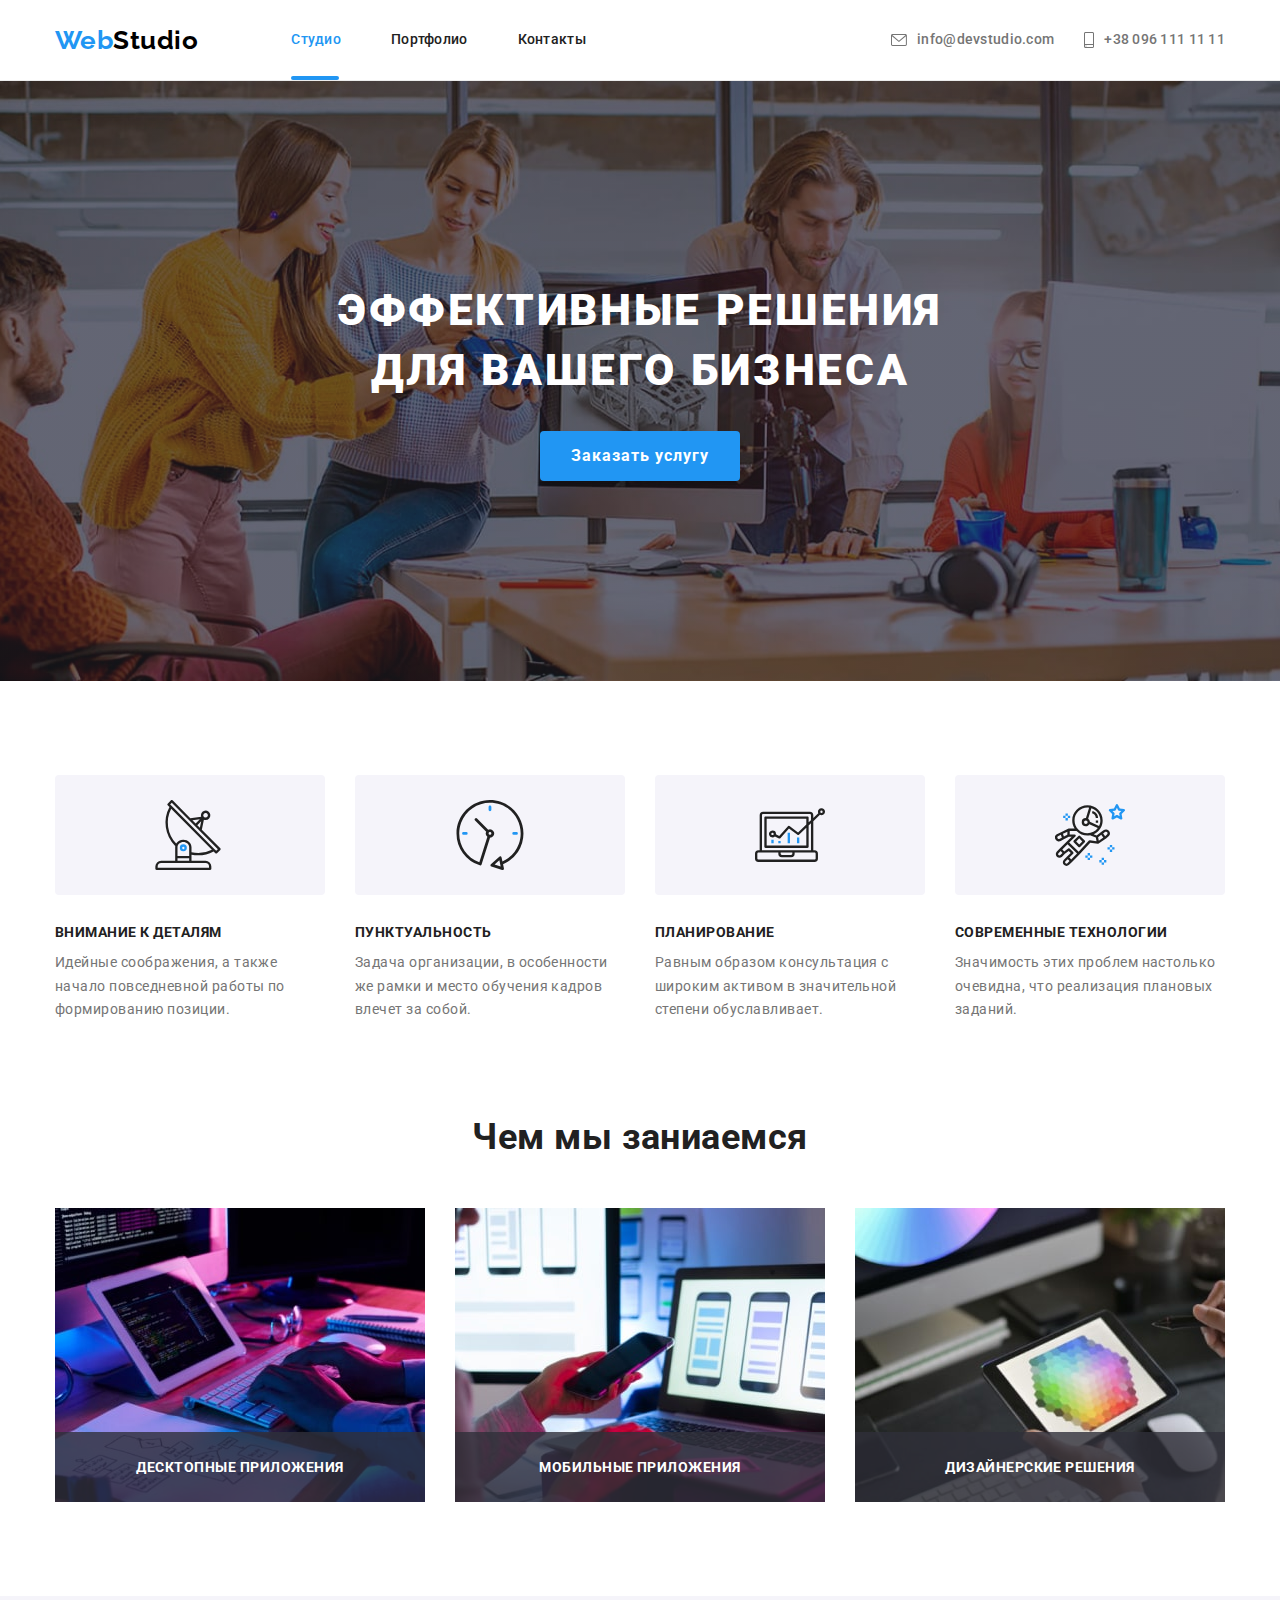
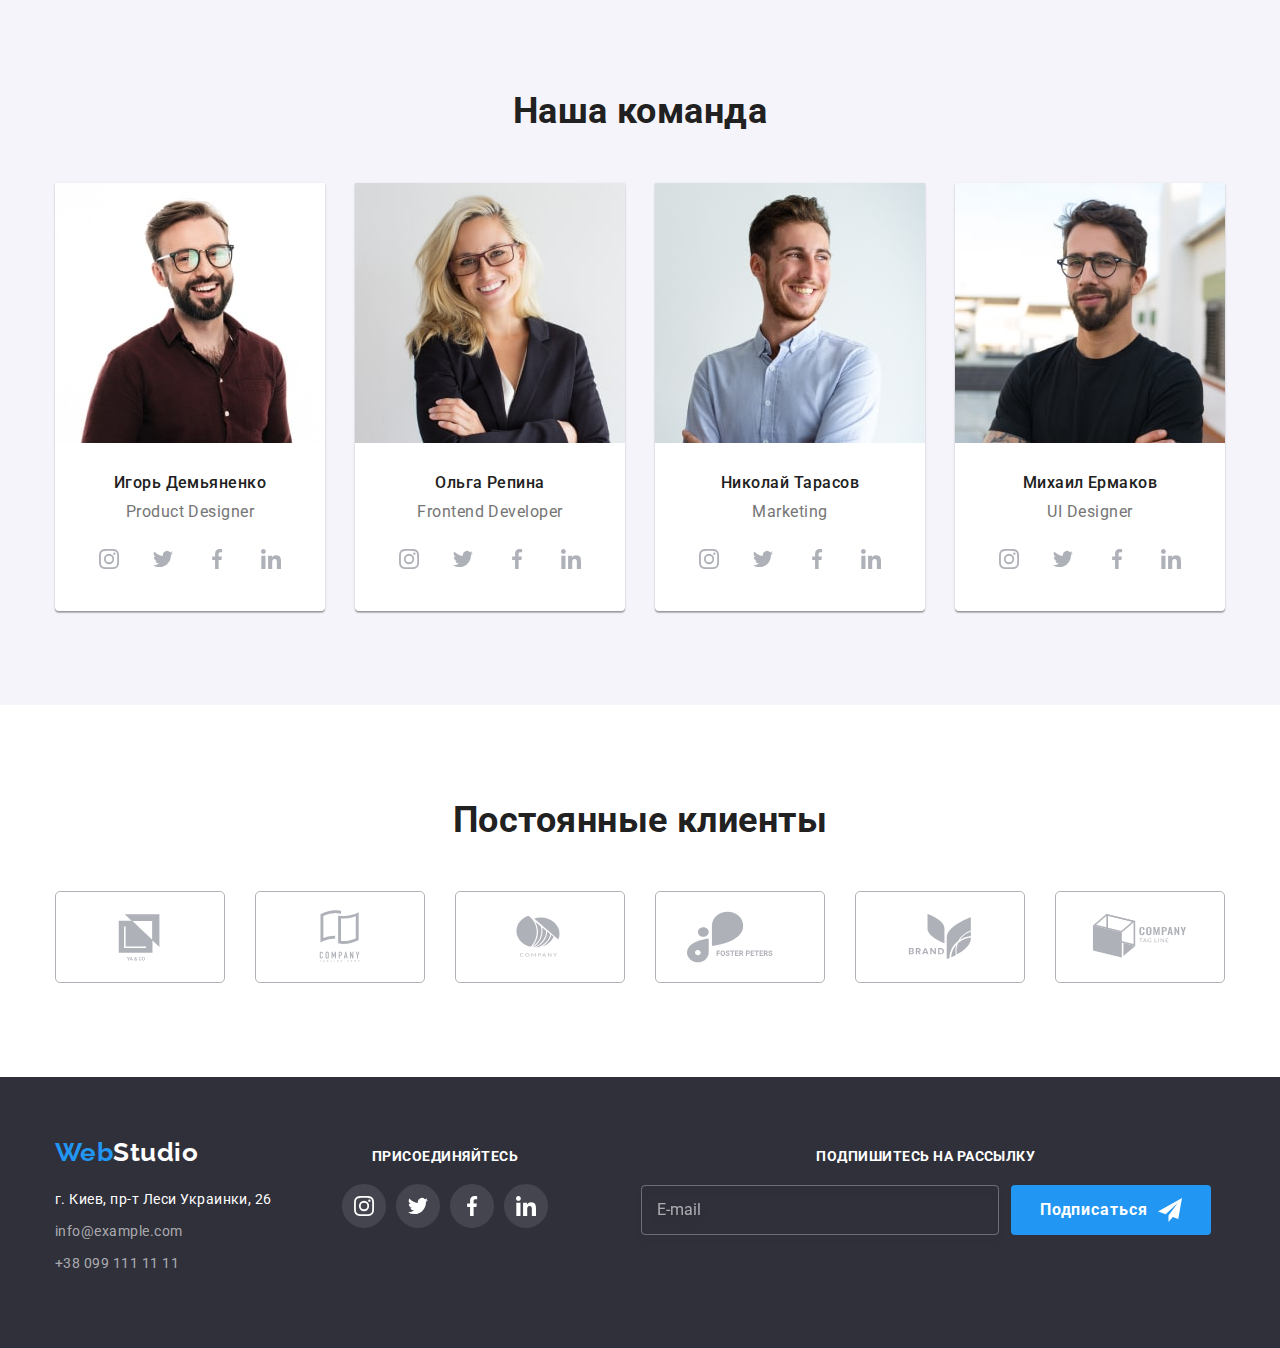
<file: index.html>
<!DOCTYPE html>
<html lang="ru">
<head>
    <meta charset="UTF-8">
    <meta http-equiv="X-UA-Compatible" content="IE=edge">
    <meta name="viewport" content="width=device-width, initial-scale=1.0">
    <title>Студио</title>
    <link href="https://fonts.googleapis.com/css2?family=Raleway:wght@700&family=Roboto:wght@400;500;700;900&display=swap"
    rel="stylesheet">
    <link rel="stylesheet" href="https://cdnjs.cloudflare.com/ajax/libs/modern-normalize/1.1.0/modern-normalize.min.css">
    <link rel="stylesheet" href="./css/main.min.css">
</head>

<body class="body">

<!-- Header -->

    <header class="header">
        <div class="container--mob">
            <a class="logo logo--mob" href="./index.html"> Web<span class="logo__dark-accent">Studio</span></a>
            <button type="button" class="open-menu-btn"> 
                <svg class="icon-menu" width="24px" height="16px">
                    <use href="./images/icon.svg#icon-menu-mob"></use>
                </svg>
            </button>
                <div class="mob-menu is-hidden">
                    <button type="button" class="close-menu">
                        <svg class="icon-menu-close" width="18.57px" height="18.57px">
                            <use href="./images/icon.svg#icon-menu-close"></use>
                        </svg>
                    </button>
                    <div class="mob-nav">
                        <ul class="mob-nav__list list">
                            <li class="mob-nav__item">
                                <a href="./index.html" class="mob-nav__link link link--current-mob">Студия</a>
                            </li>
                            <li class="mob-nav__item">
                                <a href="./portfolio.html" class="mob-nav__link link">Портфолио</a>
                            </li>
                            <li class="mob-nav__item">
                                <a href="" class="mob-nav__link link">Контакты</a>
                            </li>
                        </ul>
                    </div>
                    <div class="mob-contact">
                        <ul class="mob-contact__list list list--contact">
                            <li class="mob-contact__item mob-tel">
                                <a href="tel:+380961111111" class="mob-contact__link link">+38 096 111 11 11</a>
                            </li>
                            <li class="mob-contact__item mob-email">
                                <a href="mailto:info@devstudio.com" class="mob-contact__link link">info@devstudio.com</a>
                            </li>
                        </ul>
                        <ul class="mob-contact__list list list--soc">
                            <li class="mob-contact__item mob-contact__item--soc">
                                <a href="" class="mob-contact__link link">Instagram</a>
                            </li>
                            <li class="mob-contact__item mob-contact__item--soc">
                                <a href="" class="mob-contact__link link">Twitter</a>
                            </li>
                            <li class="mob-contact__item mob-contact__item--soc">
                                <a href="" class="mob-contact__link link">Facebook</a>
                            </li>
                            <li class="mob-contact__item mob-contact__item--soc">
                                <a href="" class="mob-contact__link link">LinkedIn</a>
                            </li>
                        </ul>
                    </div>
                </div>

        </div>
        <div class="container container--head">

            <a class="logo logo--head" href="./index.html"> Web<span class="logo__dark-accent">Studio</span></a>
            <nav class="navigate">
                
                <ul class="list-navigate list">
                    <li class="list-navigate__item"><a class="list-navigate__link link  link--current" href="./index.html">Студио</a> </li>
                    <li class="list-navigate__item"><a class="list-navigate__link link " href="./portfolio.html">Портфолио</a> </li>
                    <li class="list-navigate__item"><a class="list-navigate__link link " href="">Контакты</a> </li>
                </ul>
            </nav>
    
    
            <ul class="list list-contact ">
                <li class="list-contact__item"><a class="link list-contact__link" href="mailto:info@devstudio.com">
                    <svg class="list-contact__icon">
                        <use href="./images/icon.svg#icon-mail"></use>
                    </svg>
                    info@devstudio.com</a> </li>
                <li class="list-contact__item"><a class="link list-contact__link" href="tel:+380961111111">
                    <svg class="list-contact__icon-tel">
                        <use href="./images/icon.svg#icon-tel"></use>
                    </svg>
                    +38 096 111 11 11</a></li>
            </ul>
        </div>
        
    </header>

<!-- Main -->

    <main>

<!-- section hero -->

        <section class="section section--hero">
            <div class="container">
            <h1 class="title hero-title">ЭФФЕКТИВНЫЕ РЕШЕНИЯ<br> ДЛЯ ВАШЕГО БИЗНЕСА</h1>
            <button class="btn hero-button"  type="button" data-modal-open>Заказать услугу</button>
            </div>
            <div class="backdrop is-hidden" data-modal>
                <div class="modal">
                    <button class="btn modal__close" type="button" data-modal-close>
                        <svg class="modal__icon-close">
                            <use href="./images/icon.svg#icon-close"></use>
                        </svg>
                    </button>

                    <form class="modal-desc">
                        <p class="paragraph paragraph-modal">Оставьте свои данные, мы вам перезвоним</p>
                    
                        <label class="label-modal">
                            <span class="label-modal__text">Имя</span> 
                                <input 
                                    type="text" 
                                    placeholder=" " 
                                    class="label-modal__input" 
                                    name="user-name" 
                                    required 
                                    minlength="3" 
                                    id="user-text">
                                <svg class="label-modal__icon">
                                    <use href="./images/icon.svg#icon-person-black"></use>
                                </svg>
                        </label>

                        <label class="label-modal">
                             <span class="label-modal__text">Телефон</span>
                                <input 
                                type="tel"
                                placeholder=" "
                                class="label-modal__input"
                                name="user-tel"
                                required
                                minlength="10"
                                id="user-tel" 
                                >
                                <svg class="label-modal__icon">
                                    <use href="./images/icon.svg#icon-phone-black"></use>
                                </svg>
                        </label>
                    
                        <label class="label-modal">
                            <span class="label-modal__text">Почта</span>
                                <input
                                    type="email"
                                    placeholder=" "
                                    class="label-modal__input"
                                    name="user-email"
                                    required
                                    minlength="5"
                                    id="user-email" 
                                >
                                <svg class="label-modal__icon">
                                    <use href="./images/icon.svg#icon-email-black"></use>
                                </svg>
                        </label>
                    
                        <label for="comment" class="label-modal">
                            <span class="label-modal__text">Комментарий</span>
                        <textarea 
                            placeholder="Введите текст"
                            class="label-modal__comment"
                            name="comment"  
                            id="comment" 
                        ></textarea>
                        </label>
                            <input type="checkbox" class="not-displayed checkbox-modal" name="policy" value="policy" id="policy" required>
                        <label for="policy" class="checkbox-modal__label">
                            Соглашаюсь с рассылкой и принимаю&nbsp; 
                            <a href="" class="link checkbox-modal__link"> 
                                Условия договора 
                            </a>
                        </label>
                    
                        <button class="btn send-modal" type="submit">Отправить</button>
                        </form>
                </div>
            </div>
        </section>

<!-- section dignity -->

        <section class="section section--dignity">
            <div class="container">
            <h2 class="not-displayed">Наши достоинcтва и личные качества</h2>
            <ul class="list list-dignity">
                <li class="list-dignity__item">
                    <div class="list-dignity__container">    
                    <svg class="list-dignity__icon">
                            <use href="./images/icon.svg#icon-antenna"></use>
                        </svg>
                    </div>
                    <h3 class="title list-dignity__title">ВНИМАНИЕ К ДЕТАЛЯМ</h3>
                    <p class="paragraph list-dignity__paragraph">Идейные соображения, а также начало повседневной работы по формированию позиции.</p>
                </li>
                <li class="list-dignity__item">
                    <div class="list-dignity__container">    
                    <svg class="list-dignity__icon">
                            <use href="./images/icon.svg#icon-clock"></use>
                        </svg>
                    </div>
                    <h3 class="title list-dignity__title">ПУНКТУАЛЬНОСТЬ</h3>
                    <p class="paragraph list-dignity__paragraph">Задача организации, в особенности же рамки и место обучения кадров влечет за собой.</p>
                </li>
                <li class="list-dignity__item">
                    <div class="list-dignity__container">    
                    <svg class="list-dignity__icon">
                            <use href="./images/icon.svg#icon-diagram"></use>
                        </svg>
                    </div>
                    <h3 class="title list-dignity__title ">ПЛАНИРОВАНИЕ</h3>
                    <p class="paragraph list-dignity__paragraph">Равным образом консультация с широким активом в значительной степени обуславливает.</p>
                </li>
                <li class="list-dignity__item">
                    <div class="list-dignity__container">    
                    <svg class="list-dignity__icon">
                            <use href="./images/icon.svg#icon-astronaut"></use>
                        </svg>
                    </div>
                    <h3 class="title list-dignity__title">СОВРЕМЕННЫЕ ТЕХНОЛОГИИ</h3>
                    <p class="paragraph list-dignity__paragraph">Значимость этих проблем настолько очевидна, что реализация плановых заданий.</p>
                </li>
            </ul>
            </div>
        </section>

<!-- section specialization -->

        <section class="section section--specialization">
            <div class="container">
            <h2 class="title title-section">Чем мы заниаемся</h2>
            <ul class="list list-specialization">
                <li class="list-specialization__item">
                <div class="list-specialization__thumb">
                    <picture>
                        <source srcset="
                            ./images/specialization/box-1.jpg 1x,
                            ./images/specialization/box-1-2x.jpg 2x
                            " media="(min-width: 1200px)" />
                        <img src="./images/specialization/box-1.jpg" alt="разробатываем код">
                    </picture>
                    <div class="list-specialization__thumb-paragraph">
                        <p class="paragraph">Десктопные приложения</p>
                    </div>
                </div>  
                </li>
                <li class="list-specialization__item">
                    <div class="list-specialization__thumb">
                        <picture>
                            <source srcset="
                                ./images/specialization/box-2.jpg 1x,
                                ./images/specialization/box-2-2x.jpg 2x
                                " media="(min-width: 1200px)" />
                            <img src="./images/specialization/box-2.jpg" alt="адаптируем лоя разных устройств">
                        </picture>
                        <div class="list-specialization__thumb-paragraph">
                            <p class="paragraph">Мобильные приложения</p>
                    </div>
                </div>
                </li>
                <li class="list-specialization__item">
                    <div class="list-specialization__thumb">
                        <picture>
                        <source srcset="
                            ./images/specialization/box-3.jpg 1x,
                            ./images/specialization/box-3-2x.jpg 2x
                            " media="(min-width: 1200px)" />
                        <img src="./images/specialization/box-3.jpg" alt="стилизируем">
                        </picture>
                        <div class="list-specialization__thumb-paragraph">
                            <p class="paragraph">Дизайнерские решения</p>
                    </div>
                </div>
                </li>
            </ul>
            </div>
        </section>

<!-- section workers -->

        <section class="section section--worker">
            <div class="container">
            <h2 class="title title-section">Наша команда</h2>
            <ul class="list list-worker">
                <li class="list-worker__item">
                    <picture>
                        <source srcset="
                            ./images/worker/worker-1-desc.jpg 1x,
                            ./images/worker/worker-1-desc-2x.jpg 2x
                            " media="(min-width: 1200px)" />
                        <source srcset="
                            ./images/worker/worker-1-tab.jpg 1x,
                            ./images/worker/worker-1-tab-2x.jpg 2x
                            " media="(min-width: 768px)" />
                        <source srcset="
                            ./images/worker/worker-1-mob.jpg 1x,
                            ./images/worker/worker-1-mob-2x.jpg 2x
                            " media="(min-width: 320px)" />
                        <img src="./images/worker/worker-1-mob.jpg" alt="фото Игорь Демьяненко" />
                    </picture>
                    <div class="list-worker__box">
                        <h3 class="title list-worker__name">Игорь Демьяненко</h3>
                        <p class="paragraph  list-worker__speciality"> Product Designer</p>
                    <ul class="list list-worker-soc">
                        <li class="list-worker-soc__item"><a class="list-worker-soc__link" aria-label="Ссылка на Instagrem" href="socialnw-link">
                            <svg class="list-worker-soc__icon">
                                <use href="./images/icon.svg#icon-insta"></use>
                            </svg>
                        </a> </li>
                        <li class="list-worker-soc__item"><a class="list-worker-soc__link" aria-label="Ссылка на Twiter" href="socialnw-link">
                            <svg class="list-worker-soc__icon">
                                <use href="./images/icon.svg#icon-twit"></use>
                            </svg>
                        </a> </li>
                        <li class="list-worker-soc__item"><a class="list-worker-soc__link" aria-label="Ссылка на Facebook" href="socialnw-link">
                            <svg class="list-worker-soc__icon">
                                <use href="./images/icon.svg#icon-face"></use>
                            </svg>
                        </a> </li>
                        <li class="list-worker-soc__item"><a class="list-worker-soc__link" aria-label="Ссылка на Linkedin" href="socialnw-link">
                            <svg class="list-worker-soc__icon">
                                <use href="./images/icon.svg#icon-linkedin"></use>
                            </svg>
                        </a> </li>
                    </ul>
                    </div>
                </li>
                <li class="list-worker__item">
                    <picture>
                        <source srcset="
                            ./images/worker/worker-2-desc.jpg 1x,
                            ./images/worker/worker-2-desc-2x.jpg 2x
                            " media="(min-width: 1200px)" />
                        <source srcset="
                            ./images/worker/worker-2-tab.jpg 1x,
                            ./images/worker/worker-2-tab-2x.jpg 2x
                            " media="(min-width: 768px)" />
                        <source srcset="
                            ./images/worker/worker-2-mob.jpg 1x,
                            ./images/worker/worker-2-mob-2x.jpg 2x
                            " media="(min-width: 320px)" />
                        <img src="./images/worker/worker-2-mob.jpg" alt="фото Ольга Репина" />
                    </picture>
                    <div class="list-worker__box">
                        <h3 class="title list-worker__name">Ольга Репина</h3>
                        <p class="paragraph  list-worker__speciality"> Frontend Developer</p>
                        <ul class="list list-worker-soc">
                            <li class="list-worker-soc__item"><a class="list-worker-soc__link" aria-label="Ссылка на Instagrem"
                                    href="socialnw-link">
                                    <svg class="list-worker-soc__icon">
                                        <use href="./images/icon.svg#icon-insta"></use>
                                    </svg>
                                </a> </li>
                            <li class="list-worker-soc__item"><a class="list-worker-soc__link" aria-label="Ссылка на Twiter"
                                    href="socialnw-link">
                                    <svg class="list-worker-soc__icon">
                                        <use href="./images/icon.svg#icon-twit"></use>
                                    </svg>
                                </a> </li>
                            <li class="list-worker-soc__item"><a class="list-worker-soc__link" aria-label="Ссылка на Facebook"
                                    href="socialnw-link">
                                    <svg class="list-worker-soc__icon">
                                        <use href="./images/icon.svg#icon-face"></use>
                                    </svg>
                                </a> </li>
                            <li class="list-worker-soc__item"><a class="list-worker-soc__link" aria-label="Ссылка на Linkedin"
                                    href="socialnw-link">
                                    <svg class="list-worker-soc__icon">
                                        <use href="./images/icon.svg#icon-linkedin"></use>
                                    </svg>
                                </a> </li>
                        </ul>
                    </div>
                </li>
                <li class="list-worker__item">
                        <picture>
                            <source srcset="
                                ./images/worker/worker-3-desc.jpg 1x,
                                ./images/worker/worker-3-desc-2x.jpg 2x
                                " media="(min-width: 1200px)" />
                            <source srcset="
                                ./images/worker/worker-3-tab.jpg 1x,
                                ./images/worker/worker-3-tab-2x.jpg 2x
                                " media="(min-width: 768px)" />
                            <source srcset="
                                ./images/worker/worker-3-mob.jpg 1x,
                                ./images/worker/worker-3-mob-2x.jpg 2x
                                " media="(min-width: 320px)" />
                            <img src="./images/worker/worker-3-mob.jpg" alt="фото Николай Тарасов" />
                        </picture>
                    <div class="list-worker__box">
                        <h3 class="title list-worker__name">Николай Тарасов</h3>
                        <p class="paragraph  list-worker__speciality"> Marketing</p>
                        <ul class="list list-worker-soc">
                            <li class="list-worker-soc__item"><a class="list-worker-soc__link" aria-label="Ссылка на Instagrem"
                                    href="socialnw-link">
                                    <svg class="list-worker-soc__icon">
                                        <use href="./images/icon.svg#icon-insta"></use>
                                    </svg>
                                </a> </li>
                            <li class="list-worker-soc__item"><a class="list-worker-soc__link" aria-label="Ссылка на Twiter"
                                    href="socialnw-link">
                                    <svg class="list-worker-soc__icon">
                                        <use href="./images/icon.svg#icon-twit"></use>
                                    </svg>
                                </a> </li>
                            <li class="list-worker-soc__item"><a class="list-worker-soc__link" aria-label="Ссылка на Facebook"
                                    href="socialnw-link">
                                    <svg class="list-worker-soc__icon">
                                        <use href="./images/icon.svg#icon-face"></use>
                                    </svg>
                                </a> </li>
                            <li class="list-worker-soc__item"><a class="list-worker-soc__link" aria-label="Ссылка на Linkedin"
                                    href="socialnw-link">
                                    <svg class="list-worker-soc__icon">
                                        <use href="./images/icon.svg#icon-linkedin"></use>
                                    </svg>
                                </a> </li>
                        </ul>
                    </div>
                </li>
                <li class="list-worker__item">
                    <picture>
                        <source srcset="
                            ./images/worker/worker-4-desc.jpg 1x,
                            ./images/worker/worker-4-desc-2x.jpg 2x
                            " media="(min-width: 1200px)" />
                        <source srcset="
                            ./images/worker/worker-4-tab.jpg 1x,
                            ./images/worker/worker-4-tab-2x.jpg 2x
                            " media="(min-width: 768px)" />
                        <source srcset="
                            ./images/worker/worker-4-mob.jpg 1x,
                            ./images/worker/worker-4-mob-2x.jpg 2x
                            " media="(min-width: 320px)" />
                        <img src="./images/worker/worker-4-mob.jpg" alt="фото Михаил Ермаков" />
                    </picture>
                    <div class="list-worker__box">
                        <h3 class="title list-worker__name">Михаил Ермаков</h3>
                        <p class="paragraph  list-worker__speciality"> UI Designer</p>
                        <ul class="list list-worker-soc">
                            <li class="list-worker-soc__item"><a class="list-worker-soc__link" aria-label="Ссылка на Instagrem"
                                    href="socialnw-link">
                                    <svg class="list-worker-soc__icon">
                                        <use href="./images/icon.svg#icon-insta"></use>
                                    </svg>
                                </a> </li>
                            <li class="list-worker-soc__item"><a class="list-worker-soc__link" aria-label="Ссылка на Twiter"
                                    href="socialnw-link">
                                    <svg class="list-worker-soc__icon">
                                        <use href="./images/icon.svg#icon-twit"></use>
                                    </svg>
                                </a> </li>
                            <li class="list-worker-soc__item"><a class="list-worker-soc__link" aria-label="Ссылка на Facebook"
                                    href="socialnw-link">
                                    <svg class="list-worker-soc__icon">
                                        <use href="./images/icon.svg#icon-face"></use>
                                    </svg>
                                </a> </li>
                            <li class="list-worker-soc__item"><a class="list-worker-soc__link" aria-label="Ссылка на Linkedin"
                                    href="socialnw-link">
                                    <svg class="list-worker-soc__icon">
                                        <use href="./images/icon.svg#icon-linkedin"></use>
                                    </svg>
                                </a> </li>
                        </ul>
                    </div>
                </li>
            </ul>
            </div>
        </section>

<!--  -->
        <section class="section section--client">
            <div class="container">
                <h2 class="title title-section">
                Постоянные клиенты
                </h2>
                <ul class="list list-client">
                    <li class="list-client__item"><a class="link list-client__link" aria-label="Ссылка на страницу клиента" href="">
                        <svg class="list-client__icon">
                            <use href="./images/icon.svg#icon-client-1"></use>
                        </svg>
                    </a></li>
                    <li class="list-client__item"><a class="link list-client__link" aria-label="Ссылка на страницу клиента" href="">
                        <svg class="list-client__icon">
                            <use href="./images/icon.svg#icon-client-2"></use>
                        </svg>
                    </a></li>
                    <li class="list-client__item"><a class="link list-client__link" aria-label="Ссылка на страницу клиента" href="">
                            <svg class="list-client__icon">
                                <use href="./images/icon.svg#icon-client-3"></use>
                            </svg>
                    </a></li>
                    <li class="list-client__item"><a class="link list-client__link" aria-label="Ссылка на страницу клиента" href="">
                            <svg class="list-client__icon">
                                <use href="./images/icon.svg#icon-client-4"></use>
                            </svg>
                    </a></li>
                    <li class="list-client__item"><a class="link list-client__link" aria-label="Ссылка на страницу клиента" href="">
                            <svg class="list-client__icon">
                                <use href="./images/icon.svg#icon-client-5"></use>
                            </svg>
                    </a></li>
                    <li class="list-client__item"><a class="link list-client__link" aria-label="Ссылка на страницу клиента" href="">
                            <svg class="list-client__icon">
                                <use href="./images/icon.svg#icon-client-6"></use>
                            </svg>
                    </a></li>
                </ul>
            </div>
        </section>
        
    </main>

<!-- Footer -->

    <footer class="foot">
        <div class="container container--foot">
            <div class="container-foot-adress">
            <a class="logo" href="./index.html">Web<span class="logo__light-accent">Studio</span> </a>
            <address class="adr">
                <ul class="list list-adr"> 
                    <li class="list-adr__item">
                        <a class="list-adr__link link link--map" href="https://www.google.com/maps/place/%D0%B1%D1%83%D0%BB.+%D0%9B%D0%B5%D1%81%D0%B8+%D0%A3%D0%BA%D1%80%D0%B0%D0%B8%D0%BD%D0%BA%D0%B8,+26,+%D0%9A%D0%B8%D0%B5%D0%B2,+02000/@50.4265807,30.5361971,17z/data=!3m1!4b1!4m5!3m4!1s0x40d4cf0e033ecbe9:0x57a4dffefec77da0!8m2!3d50.4265807!4d30.5383858" target="_blank">г. Киев, пр-т Леси Украинки, 26</a>
                    </li>
                    <li class="list-adr__item">
                        <a class="list-adr__link link" href="mailto:info@example.com">info@example.com</a>
                    </li>
                    <li class="list-adr__item">
                        <a class="list-adr__link link" href="tel:+380991111111">+38 099 111 11 11</a>
                    </li>
                </ul>
            </address>
            </div>
            <div class="container-foot-follow">
                <p class="title title--follow">ПРИСОЕДИНЯЙТЕСЬ</p>
                <ul class="list list-follow">
                    <li class="list-follow__item"><a class="link list-follow__link" aria-label="Ссылка на Intagram" href="socialnw-link">
                        <svg class="list-follow__icon">
                            <use href="./images/icon.svg#icon-inst-foot"></use>
                        </svg>
                    </a> </li>
                    <li class="list-follow__item"><a class="link list-follow__link" aria-label="Ссылка на Twiter" href="socialnw-link">
                        <svg class="list-follow__icon">
                            <use href="./images/icon.svg#icon-twit-foot"></use>
                        </svg>
                    </a> </li>
                    <li class="list-follow__item"><a class="link list-follow__link" aria-label="Ссылка на Facebook" href="socialnw-link">
                        <svg class="list-follow__icon">
                            <use href="./images/icon.svg#icon-face-foot"></use>
                        </svg>
                    </a> </li>
                    <li class="list-follow__item"><a class="link list-follow__link" aria-label="Ссылка на Linkedin" href="socialnw-link">
                        <svg class="list-follow__icon">
                            <use href="./images/icon.svg#icon-linkedin-foot"></use>
                        </svg>
                    </a> </li>
                </ul>
            </div>
                <div class="container-foot-join">
                    <p class="title title--join">Подпишитесь на рассылку</p>
                    <form class="join-form">
                    <input 
                        type="email"
                        placeholder="E-mail"
                        class="join-form__input"
                        name="user-email-foot"
                        required
                        minlength="10"
                        id="user-email-foot" 
                    >
                        <button class="btn join-form__btn" type="submit">
                        Подписаться
                            <svg class="join-form__icon">
                                <use href="./images/icon.svg#icon-join"></use>
                            </svg>
                        </button>
                    </form>
                </div>
        </div>
    </footer>
    
<script src="./js/modal.js"></script>
<script src="./js/menu.js"></script>
</body>

</html>
</file>
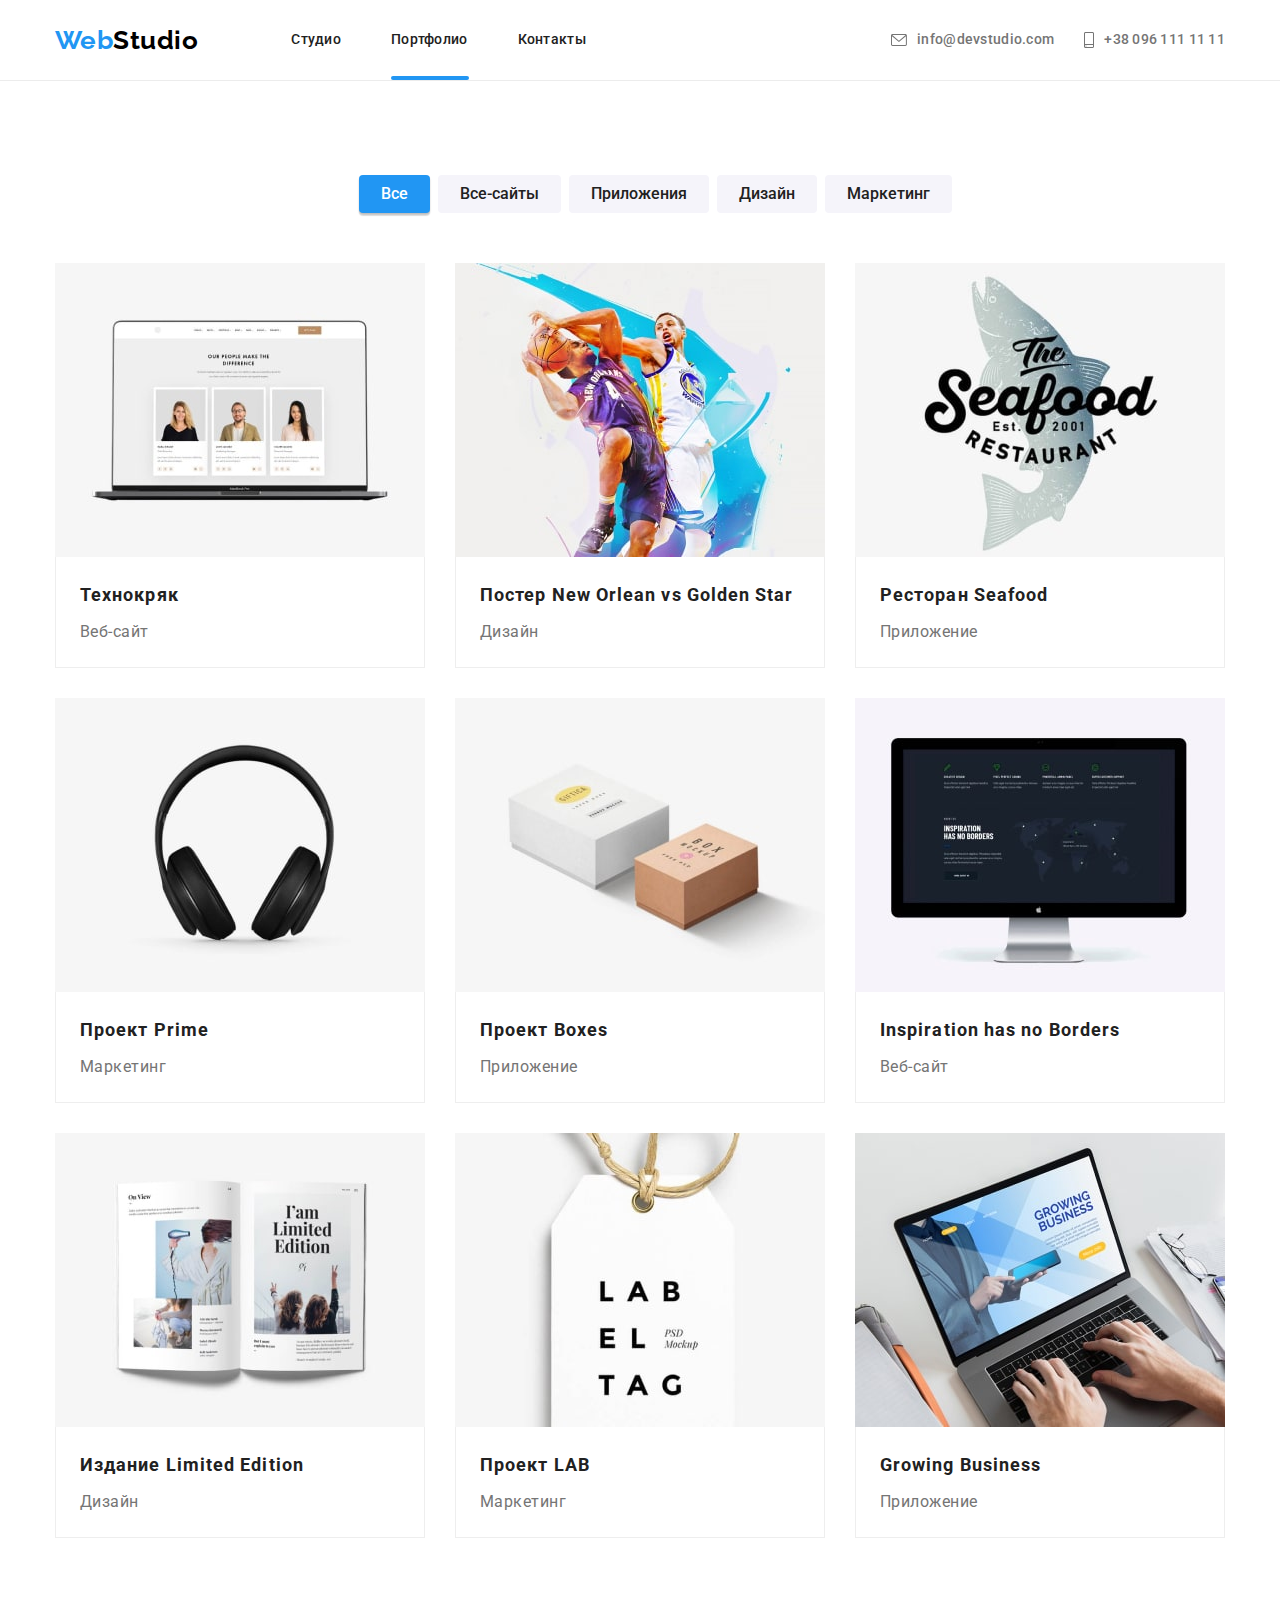
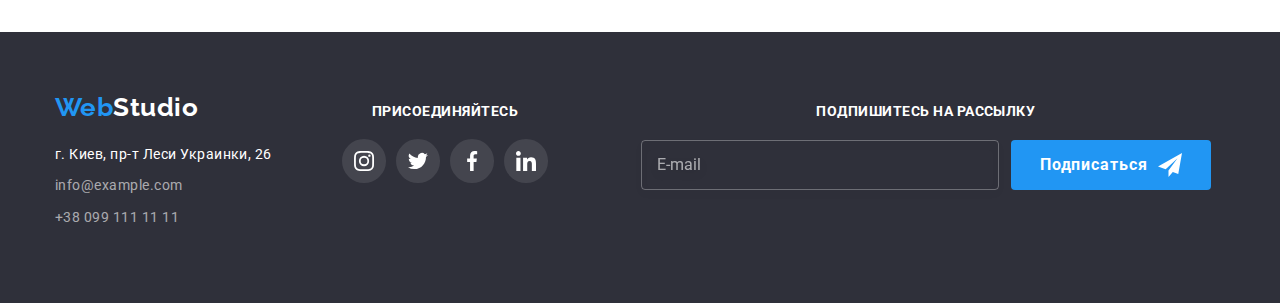
<file: portfolio.html>
<!DOCTYPE html>
<html lang="ru">

<head>
    <meta charset="UTF-8">
    <meta http-equiv="X-UA-Compatible" content="IE=edge">
    <meta name="viewport" content="width=device-width, initial-scale=1.0">
    <title>Портфолио</title>
    <link href="https://fonts.googleapis.com/css2?family=Raleway:wght@700&family=Roboto:wght@400;500;700;900&display=swap"
    rel="stylesheet">
    <link rel="stylesheet" href="https://cdnjs.cloudflare.com/ajax/libs/modern-normalize/1.1.0/modern-normalize.min.css">
    <link rel="stylesheet" href="./css/main.min.css">
</head>
    
<body class="body">

    <!-- Header -->
    
    <header class="header">
        <div class="container--mob">
            <a class="logo logo--mob" href="./index.html"> Web<span class="logo__dark-accent">Studio</span></a>
            <button type="button" class="open-menu-btn">
                <svg class="icon-menu" width="24px" height="16px">
                    <use href="./images/icon.svg#icon-menu-mob"></use>
                </svg>
            </button>
            <div class="mob-menu is-hidden">
                <button type="button" class="close-menu">
                    <svg class="icon-menu-close" width="18.57px" height="18.57px">
                        <use href="./images/icon.svg#icon-menu-close"></use>
                    </svg>
                </button>
                <div class="mob-nav">
                    <ul class="mob-nav__list list">
                        <li class="mob-nav__item">
                            <a href="./index.html" class="mob-nav__link link ">Студия</a>
                        </li>
                        <li class="mob-nav__item">
                            <a href="./portfolio.html" class="mob-nav__link link link--current-mob">Портфолио</a>
                        </li>
                        <li class="mob-nav__item">
                            <a href="" class="mob-nav__link link">Контакты</a>
                        </li>
                    </ul>
                </div>
                <div class="mob-contact">
                    <ul class="mob-contact__list list list--contact">
                        <li class="mob-contact__item mob-tel">
                            <a href="tel:+380961111111" class="mob-contact__link link">+38 096 111 11 11</a>
                        </li>
                        <li class="mob-contact__item mob-email">
                            <a href="mailto:info@devstudio.com" class="mob-contact__link link">info@devstudio.com</a>
                        </li>
                    </ul>
                    <ul class="mob-contact__list list list--soc">
                        <li class="mob-contact__item mob-contact__item--soc">
                            <a href="" class="mob-contact__link link">Instagram</a>
                        </li>
                        <li class="mob-contact__item mob-contact__item--soc">
                            <a href="" class="mob-contact__link link">Twitter</a>
                        </li>
                        <li class="mob-contact__item mob-contact__item--soc">
                            <a href="" class="mob-contact__link link">Facebook</a>
                        </li>
                        <li class="mob-contact__item mob-contact__item--soc">
                            <a href="" class="mob-contact__link link">LinkedIn</a>
                        </li>
                    </ul>
                </div>
            </div>
        
        </div>
        <div class="container container--head"> 
            <!-- Navigate -->
            <a class="logo logo--head" href="./index.html"> Web<span class="logo__dark-accent">Studio</span></a>
            <nav class="navigate">
    
                <ul class="list-navigate list">
                    <li class="list-navigate__item"><a class="list-navigate__link link "
                            href="./index.html">Студио</a> </li>
                    <li class="list-navigate__item"><a class="list-navigate__link link link--current-portfolio"
                            href="./portfolio.html">Портфолио</a> </li>
                    <li class="list-navigate__item"><a class="list-navigate__link link " href="">Контакты</a> </li>
                </ul>
            </nav>

        <!-- Contact -->

            <ul class="list list-contact ">
                <li class="list-contact__item"><a class="link list-contact__link" href="mailto:info@devstudio.com">
                        <svg class="list-contact__icon">
                            <use href="./images/icon.svg#icon-mail"></use>
                        </svg>
                        info@devstudio.com</a> </li>
                <li class="list-contact__item"><a class="link list-contact__link" href="tel:+380961111111">
                        <svg class="list-contact__icon-tel">
                            <use href="./images/icon.svg#icon-tel"></use>
                        </svg>
                        +38 096 111 11 11</a></li>
            </ul>
        </div>

</header>

    <!-- main -->
    <main>


        <!-- portfolio section -->
        
        <section class="section">
            <h1 class="not-displayed">Портфолио</h1>
            <div class="container">
        <!-- filters -->
                <ul class="list list-filter">
                    <li class="list-filter__item">
                        <button class="btn btn--corrent list-filter__btn " type="button"> Все</button>
                    </li>
                    <li class="list-filter__item">
                        <button class="btn list-filter__btn" type="button"> Все-сайты</button>
                    </li>
                    <li class="list-filter__item">
                        <button class="btn list-filter__btn" type="button"> Приложения</button>
                    </li>
                    <li class="list-filter__item">
                        <button class="btn list-filter__btn" type="button"> Дизайн</button>
                    </li>
                    <li class="list-filter__item">
                        <button class="btn list-filter__btn" type="button"> Маркетинг</button>
                    </li>
                </ul>
            
                <ul class="list list-portfolio ">
                    <li class="list-portfolio__item"> 
                        <a class="link list-portfolio__link" href="">
                        <div class="list-portfolio__thumb">
                            <picture>
                                <source srcset="
                                    ./images/portfolio/portfolio-1-desc.jpg 1x,
                                    ./images/portfolio/portfolio-1-desc-2x.jpg 2x
                                    " media="(min-width: 1200px)" />
                                <source srcset="
                                    ./images/portfolio/portfolio-1-tab.jpg 1x,
                                    ./images/portfolio/portfolio-1-tab-2x.jpg 2x
                                    " media="(min-width: 768px)" />
                                <source srcset="
                                    ./images/portfolio/portfolio-1-mob.jpg 1x,
                                    ./images/portfolio/portfolio-1-mob-2x.jpg 2x
                                    " media="(min-width: 320px)" />
                                <img src="./images/portfolio/portfolio-1-mob.jpg" alt="Фото сайта" />
                            </picture>
                            <div class="list-portfolio__wrap">
                                <p class="paragraph">Технокряк это современная площадка распространения коронавируса. Компании используют эту платформу для цифрового
                                шпионажа и атак на защищённые сервера конкурентов.</p>
                            </div>
                        </div>
                        <div class="list-portfolio__box">
                            <h3 class="title list-portfolio__title">
                                Технокряк
                            </h3>
                            <p class="paragraph list-portfolio__paragraph">
                                Веб-сайт
                            </p>
                        </div>
                        </a>
                    </li>
                    <li class="list-portfolio__item"> 
                        <a class="list-portfolio__link" href="">
                        <div class="list-portfolio__thumb">
                            <picture>
                                <source srcset="
                                    ./images/portfolio/portfolio-2-desc.jpg 1x,
                                    ./images/portfolio/portfolio-2-desc-2x.jpg 2x
                                    " media="(min-width: 1200px)" />
                                <source srcset="
                                    ./images/portfolio/portfolio-2-tab.jpg 1x,
                                    ./images/portfolio/portfolio-2-tab-2x.jpg 2x
                                    " media="(min-width: 768px)" />
                                <source srcset="
                                    ./images/portfolio/portfolio-2-mob.jpg 1x,
                                    ./images/portfolio/portfolio-2-mob-2x.jpg 2x
                                    " media="(min-width: 320px)" />
                                <img src="./images/portfolio/portfolio-2-mob.jpg" alt="Фото постера" />
                            </picture>
                            <div class="list-portfolio__wrap">
                                <p class="paragraph">Технокряк это современная площадка распространения коронавируса. Компании используют эту
                                    платформу для цифрового
                                    шпионажа и атак на защищённые сервера конкурентов.</p>
                            </div>
                        </div>
                        <div class="list-portfolio__box">
                            <h3 class="title list-portfolio__title">
                                Постер New Orlean vs Golden Star
                            </h3>
                            <p class="paragraph list-portfolio__paragraph">
                                Дизайн
                            </p>
                        </div>
                        </a>
                    </li>
                    <li class="list-portfolio__item"> 
                        <a class="list-portfolio__link" href="">
                        <div class="list-portfolio__thumb">
                            <picture>
                                <source srcset="
                                    ./images/portfolio/portfolio-3-desc.jpg 1x,
                                    ./images/portfolio/portfolio-3-desc-2x.jpg 2x
                                    " media="(min-width: 1200px)" />
                                <source srcset="
                                    ./images/portfolio/portfolio-3-tab.jpg 1x,
                                    ./images/portfolio/portfolio-3-tab-2x.jpg 2x
                                    " media="(min-width: 768px)" />
                                <source srcset="
                                    ./images/portfolio/portfolio-3-mob.jpg 1x,
                                    ./images/portfolio/portfolio-3-mob-2x.jpg 2x
                                    " media="(min-width: 320px)" />
                                <img src="./images/portfolio/portfolio-3-mob.jpg" alt="Фото приложения" />
                            </picture>
                            <div class="list-portfolio__wrap">
                                <p class="paragraph">Технокряк это современная площадка распространения коронавируса. Компании используют эту
                                    платформу для цифрового
                                    шпионажа и атак на защищённые сервера конкурентов.</p>
                            </div>
                            </div>
                        <div class="list-portfolio__box">
                            <h3 class="title list-portfolio__title">
                                Ресторан Seafood
                            </h3>
                            <p class="paragraph list-portfolio__paragraph">
                                Приложение
                            </p>
                        </div>
                        </a>
                    </li>
                    <li class="list-portfolio__item"> 
                        <a class="list-portfolio__link" href="">
                        <div class="list-portfolio__thumb">
                            <picture>
                                <source srcset="
                                    ./images/portfolio/portfolio-4-desc.jpg 1x,
                                    ./images/portfolio/portfolio-4-desc-2x.jpg 2x
                                    " media="(min-width: 1200px)" />
                                <source srcset="
                                    ./images/portfolio/portfolio-4-tab.jpg 1x,
                                    ./images/portfolio/portfolio-4-tab-2x.jpg 2x
                                    " media="(min-width: 768px)" />
                                <source srcset="
                                    ./images/portfolio/portfolio-4-mob.jpg 1x,
                                    ./images/portfolio/portfolio-4-mob-2x.jpg 2x
                                    " media="(min-width: 320px)" />
                                <img src="./images/portfolio/portfolio-4-mob.jpg" alt="Наушники" />
                            </picture>
                            <div class="list-portfolio__wrap">
                                <p class="paragraph">Технокряк это современная площадка распространения коронавируса. Компании используют эту
                                    платформу для цифрового
                                    шпионажа и атак на защищённые сервера конкурентов.</p>
                            </div>
                        </div>
                        <div class="list-portfolio__box">
                            <h3 class="title list-portfolio__title">
                                Проект Prime
                            </h3>
                            <p class="paragraph list-portfolio__paragraph">
                                Маркетинг
                            </p>
                        </div>
                        </a>
                    </li>
                    <li class="list-portfolio__item"> 
                        <a class="list-portfolio__link" href="">
                        <div class="list-portfolio__thumb">
                            <picture>
                                <source srcset="
                                    ./images/portfolio/portfolio-5-desc.jpg 1x,
                                    ./images/portfolio/portfolio-5-desc-2x.jpg 2x
                                    " media="(min-width: 1200px)" />
                                <source srcset="
                                    ./images/portfolio/portfolio-5-tab.jpg 1x,
                                    ./images/portfolio/portfolio-5-tab-2x.jpg 2x
                                    " media="(min-width: 768px)" />
                                <source srcset="
                                    ./images/portfolio/portfolio-5-mob.jpg 1x,
                                    ./images/portfolio/portfolio-5-mob-2x.jpg 2x
                                    " media="(min-width: 320px)" />
                                <img src="./images/portfolio/portfolio-5-mob.jpg" alt="Фото приложения" />
                            </picture>
                            <div class="list-portfolio__wrap">
                                <p class="paragraph">Технокряк это современная площадка распространения коронавируса. Компании используют эту
                                    платформу для цифрового
                                    шпионажа и атак на защищённые сервера конкурентов.</p>
                            </div>
                        </div>
                        <div class="list-portfolio__box">
                            <h3 class="title list-portfolio__title">
                                Проект Boxes
                            </h3>
                            <p class="paragraph list-portfolio__paragraph">
                                Приложение
                            </p>
                        </div>
                        </a>
                    </li>
                    <li class="list-portfolio__item"> 
                        <a class="list-portfolio__link" href="">
                        <div class="list-portfolio__thumb">
                            <picture>
                                <source srcset="
                                    ./images/portfolio/portfolio-6-desc.jpg 1x,
                                    ./images/portfolio/portfolio-6-desc-2x.jpg 2x
                                    " media="(min-width: 1200px)" />
                                <source srcset="
                                    ./images/portfolio/portfolio-6-tab.jpg 1x,
                                    ./images/portfolio/portfolio-6-tab-2x.jpg 2x
                                    " media="(min-width: 768px)" />
                                <source srcset="
                                    ./images/portfolio/portfolio-6-mob.jpg 1x,
                                    ./images/portfolio/portfolio-6-mob-2x.jpg 2x
                                    " media="(min-width: 320px)" />
                                <img src="./images/portfolio/portfolio-6-mob.jpg" alt="Фото сайта" />
                            </picture>
                            <div class="list-portfolio__wrap">
                                <p class="paragraph">Технокряк это современная площадка распространения коронавируса. Компании используют эту
                                    платформу для цифрового
                                    шпионажа и атак на защищённые сервера конкурентов.</p>
                            </div>
                        </div>
                        <div class="list-portfolio__box">
                            <h3 class="title list-portfolio__title">
                                Inspiration has no Borders
                            </h3>
                            <p class="paragraph list-portfolio__paragraph">
                                Веб-сайт
                            </p>
                        </div>
                        </a>
                    </li>
                    <li class="list-portfolio__item"> 
                        <a class="list-portfolio__link" href="">
                        <div class="list-portfolio__thumb">
                            <picture>
                                <source srcset="
                                    ./images/portfolio/portfolio-7-desc.jpg 1x,
                                    ./images/portfolio/portfolio-7-desc-2x.jpg 2x
                                    " media="(min-width: 1200px)" />
                                <source srcset="
                                    ./images/portfolio/portfolio-7-tab.jpg 1x,
                                    ./images/portfolio/portfolio-7-tab-2x.jpg 2x
                                    " media="(min-width: 768px)" />
                                <source srcset="
                                    ./images/portfolio/portfolio-7-mob.jpg 1x,
                                    ./images/portfolio/portfolio-7-mob-2x.jpg 2x
                                    " media="(min-width: 320px)" />
                                <img src="./images/portfolio/portfolio-7-mob.jpg" alt="Фото журнала" />
                            </picture>
                            <div class="list-portfolio__wrap">
                                <p class="paragraph">Технокряк это современная площадка распространения коронавируса. Компании используют эту
                                    платформу для цифрового
                                    шпионажа и атак на защищённые сервера конкурентов.</p>
                            </div>
                        </div>
                        <div class="list-portfolio__box">
                            <h3 class="title list-portfolio__title">
                                Издание Limited Edition
                            </h3>
                            <p class="paragraph list-portfolio__paragraph">
                                Дизайн
                            </p>
                        </div>
                        </a>
                    </li>
                    <li class="list-portfolio__item"> 
                        <a class="list-portfolio__link" href="">
                        <div class="list-portfolio__thumb">
                            <picture>
                                <source srcset="
                                    ./images/portfolio/portfolio-8-desc.jpg 1x,
                                    ./images/portfolio/portfolio-8-desc-2x.jpg 2x
                                    " media="(min-width: 1200px)" />
                                <source srcset="
                                    ./images/portfolio/portfolio-8-tab.jpg 1x,
                                    ./images/portfolio/portfolio-8-tab-2x.jpg 2x
                                    " media="(min-width: 768px)" />
                                <source srcset="
                                    ./images/portfolio/portfolio-8-mob.jpg 1x,
                                    ./images/portfolio/portfolio-8-mob-2x.jpg 2x
                                    " media="(min-width: 320px)" />
                                <img src="./images/portfolio/portfolio-8-mob.jpg" alt="Фото бирки" />
                            </picture>
                            <div class="list-portfolio__wrap">
                                <p class="paragraph">Технокряк это современная площадка распространения коронавируса. Компании используют эту
                                    платформу для цифрового
                                    шпионажа и атак на защищённые сервера конкурентов.</p>
                            </div>
                        </div>
                        <div class="list-portfolio__box">
                            <h3 class="title list-portfolio__title">
                                Проект LAB
                            </h3>
                            <p class="paragraph list-portfolio__paragraph">
                                Маркетинг
                            </p>
                        </div>
                        </a>
                    </li>
                    <li class="list-portfolio__item"> 
                        <a class="list-portfolio__link" href="">
                        <div class="list-portfolio__thumb">
                            <picture>
                                <source srcset="
                                    ./images/portfolio/portfolio-9-desc.jpg 1x,
                                    ./images/portfolio/portfolio-9-desc-2x.jpg 2x
                                    " media="(min-width: 1200px)" />
                                <source srcset="
                                    ./images/portfolio/portfolio-9-tab.jpg 1x,
                                    ./images/portfolio/portfolio-9-tab-2x.jpg 2x
                                    " media="(min-width: 768px)" />
                                <source srcset="
                                    ./images/portfolio/portfolio-9-mob.jpg 1x,
                                    ./images/portfolio/portfolio-9-mob-2x.jpg 2x
                                    " media="(min-width: 320px)" />
                                <img src="./images/portfolio/portfolio-9-mob.jpg" alt="Фото приложения" />
                            </picture>
                            <div class="list-portfolio__wrap">
                                <p class="paragraph">Технокряк это современная площадка распространения коронавируса. Компании используют эту
                                    платформу для цифрового
                                    шпионажа и атак на защищённые сервера конкурентов.</p>
                            </div>
                        </div>
                        <div class="list-portfolio__box">
                            <h3 class="title list-portfolio__title">
                                Growing Business
                            </h3>
                            <p class="paragraph list-portfolio__paragraph">
                                Приложение
                            </p>
                        </div>
                        </a>
                    </li>
                </ul>
            </div>
        </section>
    </main>

    <!-- Footer -->
    
    <footer class="foot">
        <div class="container container--foot">
            <div class="container-foot-adress">
                <a class="logo" href="./index.html">Web<span class="logo__light-accent">Studio</span> </a>
                <address class="adr">
                    <ul class="list list-adr">
                        <li class="list-adr__item">
                            <a class="list-adr__link link link--map"
                                href="https://www.google.com/maps/place/%D0%B1%D1%83%D0%BB.+%D0%9B%D0%B5%D1%81%D0%B8+%D0%A3%D0%BA%D1%80%D0%B0%D0%B8%D0%BD%D0%BA%D0%B8,+26,+%D0%9A%D0%B8%D0%B5%D0%B2,+02000/@50.4265807,30.5361971,17z/data=!3m1!4b1!4m5!3m4!1s0x40d4cf0e033ecbe9:0x57a4dffefec77da0!8m2!3d50.4265807!4d30.5383858"
                                target="_blank">г. Киев, пр-т Леси Украинки, 26</a>
                        </li>
                        <li class="list-adr__item">
                            <a class="list-adr__link link" href="mailto:info@example.com">info@example.com</a>
                        </li>
                        <li class="list-adr__item">
                            <a class="list-adr__link link" href="tel:+380991111111">+38 099 111 11 11</a>
                        </li>
                    </ul>
                </address>
            </div>
            <div class="container-foot-follow">
                <p class="title title--follow">ПРИСОЕДИНЯЙТЕСЬ</p>
                <ul class="list list-follow">
                    <li class="list-follow__item"><a class="link list-follow__link" aria-label="Ссылка на Intagram"
                            href="socialnw-link">
                            <svg class="list-follow__icon">
                                <use href="./images/icon.svg#icon-inst-foot"></use>
                            </svg>
                        </a> </li>
                    <li class="list-follow__item"><a class="link list-follow__link" aria-label="Ссылка на Twiter"
                            href="socialnw-link">
                            <svg class="list-follow__icon">
                                <use href="./images/icon.svg#icon-twit-foot"></use>
                            </svg>
                        </a> </li>
                    <li class="list-follow__item"><a class="link list-follow__link" aria-label="Ссылка на Facebook"
                            href="socialnw-link">
                            <svg class="list-follow__icon">
                                <use href="./images/icon.svg#icon-face-foot"></use>
                            </svg>
                        </a> </li>
                    <li class="list-follow__item"><a class="link list-follow__link" aria-label="Ссылка на Linkedin"
                            href="socialnw-link">
                            <svg class="list-follow__icon">
                                <use href="./images/icon.svg#icon-linkedin-foot"></use>
                            </svg>
                        </a> </li>
                </ul>
            </div>
            <div class="container-foot-join">
                <p class="title title--join">Подпишитесь на рассылку</p>
                <form class="join-form">
                    <input type="email" placeholder="E-mail" class="join-form__input" name="user-email-foot" required
                        minlength="10" id="user-email-foot">
                    <button class="btn join-form__btn" type="submit">
                        Подписаться
                        <svg class="join-form__icon">
                            <use href="./images/icon.svg#icon-join"></use>
                        </svg>
                    </button>
                </form>
            </div>
        </div>
    </footer>
<script src="./js/menu.js"></script>
</body>

</html>
</file>
<file: css/main.min.css>
:root{--promary-text-color: #000000;--link-text-color: #212121;--contact-link-text-color: #757575;--title-text-color: #000000;--accent-colot: #2196f3;--white-color: #ffffff;--button-filter: #f5f4fa;--second-bgc: #2f303a;--fonts: Roboto, sans-serif;--fonts-second: Raleway, sans-serif}html{box-sizing:border-box}*,*::before,*::after{box-sizing:inherit}body{background-color:var(--white-color);color:var(--contact-link-text-color);font-family:var(--fonts);letter-spacing:.03em}.logo,.link{text-decoration:none}.list{list-style:none;padding:0;margin:0}.btn{font-family:inherit;border:none;cursor:pointer;position:relative}.title,.paragraph{padding:0px;margin:0px}img{display:block;max-width:100%;height:auto}svg{display:block}.section{padding-top:60px;padding-bottom:60px}@media screen and (min-width: 1200px){.section{padding-top:94px;padding-bottom:94px}}.container{margin-left:auto;margin-right:auto;padding-left:15px;padding-right:15px}@media screen and (min-width: 480px){.container{width:480px}}@media screen and (min-width: 768px){.container{width:768px}}@media screen and (min-width: 1200px){.container{width:1200px}}.logo{color:var(--accent-colot);font-family:var(--fonts-second);font-weight:700;font-size:24px;line-height:1.17}@media screen and (min-width: 1200px){.logo{font-size:26px;line-height:1.19}}.logo__dark-accent{color:var(--promary-text-color)}.logo__light-accent{color:var(--white-color)}.title-section{margin-bottom:30px;color:var(--link-text-color);font-weight:700;font-size:28px;line-height:1.17;text-align:center}@media screen and (min-width: 1200px){.title-section{font-size:36px;line-height:1.17;margin-bottom:50px}}.not-displayed{position:fixed;transform:scale(0)}.backdrop{position:fixed;top:0;left:0;height:100%;width:100%;background:rgba(0,0,0,.2);z-index:1;overflow-y:scroll;opacity:1;transition:opacity 250ms cubic-bezier(0.4, 0, 0.2, 1)}.backdrop.is-hidden{opacity:0;pointer-events:none}body.modal-open{overflow:hidden}.modal{position:relative;margin-left:auto;margin-right:auto;width:95vw;transition:transform 250ms cubic-bezier(0.4, 0, 0.2, 1);background:#fff;box-shadow:0px 1px 3px rgba(0,0,0,.12),0px 1px 1px rgba(0,0,0,.14),0px 2px 1px rgba(0,0,0,.2);border-radius:4px;padding:40px}@media screen and (min-width: 480px){.modal{width:450px}}@media screen and (min-width: 768px){.modal{margin-top:100px}}@media screen and (min-width: 1200px){.modal{width:528px;margin-top:50px}}.modal__close{display:block;position:absolute;top:8px;right:8px;padding:0;color:inherit;background-color:rgba(0,0,0,0)}.modal__icon-close{height:30px;width:30px;border:1px solid rgba(0,0,0,.1);fill:var(--link-text-color);border-radius:50%;transition-property:fill;transition-duration:250ms;transition-timing-function:cubic-bezier(0.4, 0, 0.2, 1)}.modal__icon-close:hover,.modal__icon-close:focus{fill:var(--accent-colot)}.modal-desc{display:flex;flex-direction:column;align-items:center;width:100%}.paragraph-modal{margin-bottom:12px;font-weight:700;font-size:20px;line-height:1.15;text-align:center;color:var(--link-text-color)}.label-modal{margin-bottom:12px;position:relative;width:100%}.label-modal:nth-last-child(4n){margin-bottom:20px}.label-modal__text{display:block;margin-bottom:4px;text-align:start;font-size:12px;line-height:1.16;letter-spacing:.01em;color:var(--contact-link-text-color)}.label-modal__input{display:block;width:100%;height:40px;padding-left:42px;padding-top:11px;padding-bottom:11px;border:1px solid rgba(33,33,33,.2);border-radius:4px;color:var(--link-text-color);background-color:inherit;outline:none;transition-property:border-color;transition-duration:250ms;transition-timing-function:cubic-bezier(0.4, 0, 0.2, 1)}.label-modal__input:hover,.label-modal__input:focus,.label-modal__input:not(:placeholder-shown){border-color:var(--accent-colot)}.label-modal__icon{position:absolute;top:28px;left:12px;height:18px;width:18px;fill:var(--link-text-color);transition-property:fill;transition-duration:250ms;transition-timing-function:cubic-bezier(0.4, 0, 0.2, 1)}.label-modal__input:hover+.label-modal__icon,.label-modal__input:focus+.label-modal__icon,.label-modal__input:not(:placeholder-shown)+.label-modal__icon{fill:var(--accent-colot)}.label-modal__comment{display:block;resize:none;width:100%;height:120px;padding-top:12px;padding-left:16px;padding-right:16px;padding-bottom:12px;border:1px solid rgba(33,33,33,.2);border-radius:4px;outline:none;transition-property:border-color;transition-duration:250ms;transition-timing-function:cubic-bezier(0.4, 0, 0.2, 1)}.label-modal__comment:hover,.label-modal__comment:focus,.label-modal__comment:not(:placeholder-shown){border-color:var(--accent-colot)}.checkbox-modal__label{display:flex;align-items:center;margin-bottom:30px;font-size:7.5px;line-height:1.16}.checkbox-modal__label::before{content:"";height:15px;width:16px;border:2px solid var(--link-text-color);border-radius:2px;margin-right:8px}.checkbox-modal:checked+.checkbox-modal__label::before{background-color:var(--accent-colot);background-image:url(../images/check.svg);background-repeat:no-repeat;background-position:center;background-size:11px,8px;border:rgba(0,0,0,0)}@media screen and (min-width: 480px){.checkbox-modal__label{font-size:12px;line-height:1.16}}@media screen and (min-width: 1200px){.checkbox-modal__label{font-size:14px;line-height:1.71}}.checkbox-modal__link{color:var(--accent-colot);border-bottom:1px solid var(--accent-colot);font-size:7.5px;line-height:1.16}@media screen and (min-width: 480px){.checkbox-modal__link{font-size:11.6px;line-height:1.16}}@media screen and (min-width: 1200px){.checkbox-modal__link{font-size:14px;line-height:1.71}}.send-modal{display:block;margin-left:auto;margin-right:auto;width:200px;height:50px;font-weight:700;font-size:16px;line-height:1.87;align-items:center;text-align:center;letter-spacing:.06em;color:var(--white-color);background-color:var(--accent-colot);box-shadow:0px 4px 4px rgba(0,0,0,.15);border-radius:4px}.header{border-bottom:1px solid #ececec}.container--head{position:relative;align-items:center;display:none}@media screen and (min-width: 768px){.container--head{display:flex}}.logo--head{padding-top:24px;padding-bottom:24px;margin-right:88px}@media screen and (min-width: 1200px){.logo--head{margin-right:93px}}.navigate{display:flex;align-items:center}@media screen and (min-width: 768px){.list-navigate{display:flex;margin-right:84px}}.list-navigate__item:not(:last-child){margin-right:50px}.list-navigate__link{display:flex;padding-top:32px;padding-bottom:32px;font-weight:500;font-size:14px;line-height:1.14;letter-spacing:.02em;color:var(--link-text-color);transition-property:color;transition-duration:250ms;transition-timing-function:cubic-bezier(0.4, 0, 0.2, 1)}.list-navigate__link:hover,.list-navigate__link:focus{color:var(--accent-colot)}.link--current{color:var(--accent-colot)}.link--current::before{content:"";position:absolute;bottom:0;width:48px;height:4px;background:#2196f3;border-radius:2px}.link--current-portfolio::before{content:"";position:absolute;bottom:0;width:78px;height:4px;background:#2196f3;border-radius:2px}.list-contact{margin-left:auto}@media screen and (min-width: 768px){.list-contact{display:flex;flex-wrap:wrap}}@media screen and (min-width: 768px){.list-contact__item:not(:last-child){margin-bottom:10px}}@media screen and (min-width: 1200px){.list-contact__item:not(:last-child){margin-right:30px;margin-bottom:0}}.list-contact__link{display:flex;align-items:center;justify-content:center;font-weight:500;font-size:12px;line-height:1.16;letter-spacing:.02em;color:var(--contact-link-text-color);transition-property:color;transition-duration:250ms;transition-timing-function:cubic-bezier(0.4, 0, 0.2, 1)}.list-contact__link:hover,.list-contact__link:focus{color:var(--accent-colot)}@media screen and (min-width: 1200px){.list-contact__link{font-size:14px;line-height:1.14;padding-top:24px;padding-bottom:24px}}.list-contact__icon{margin-right:10px;width:16px;height:12px;fill:currentColor}.list-contact__icon-tel{margin-right:10px;width:10px;height:16px;fill:currentColor}.logo--mob{display:block;margin-top:16px;margin-bottom:16px;margin-left:13px}.container--mob{position:relative;display:flex;align-items:center}@media screen and (min-width: 768px){.container--mob{display:none}}.open-menu-btn{position:absolute;right:10px;width:40px;height:40px;background-color:inherit;border:none;color:#000}.open-menu-btn:focus,.open-menu-btn:hover{color:var(--accent-colot)}.icon-menu{fill:currentColor}.mob-menu{position:fixed;opacity:1;top:0;left:0;z-index:5;background-color:var(--white-color);display:flex;flex-direction:column;justify-content:space-between;overflow:auto;transition:opacity 250ms cubic-bezier(0.4, 0, 0.2, 1);width:100%;height:100%;padding:40px}.mob-menu.is-hidden{opacity:0;pointer-events:none}.close-menu{position:absolute;top:10px;right:10px;width:40px;height:40px;background-color:inherit;border:none;color:#000}.close-menu:focus,.close-menu:hover{color:var(--accent-colot)}.icon-menu-close{fill:currentColor}.mob-nav__item{font-weight:500;font-size:40px;line-height:1.17;letter-spacing:.02em;color:var(--link-text-color)}.mob-nav__item:not(:last-child){margin-bottom:32px}.mob-nav__link{color:currentColor}.link--current-mob{color:var(--accent-colot)}.list--contact{margin-bottom:64px}.mob-tel{margin-bottom:32px;font-weight:500;font-size:27px;line-height:1.17;letter-spacing:.02em;color:var(--accent-colot)}@media screen and (min-width: 480px){.mob-tel{font-size:34px;line-height:1.17}}.mob-email{font-weight:500;font-size:24px;line-height:1.16;letter-spacing:.02em;color:var(--link-text-color)}.mob-contact__link{color:currentColor}.list--soc{display:flex;flex-wrap:wrap;justify-content:center;align-items:center;margin-bottom:-20px}@media screen and (min-width: 480px){.list--soc{margin-bottom:0}}.mob-contact__item--soc{font-weight:500;font-size:18px;line-height:1.22;letter-spacing:.02em;margin-bottom:20px;color:var(--accent-colot)}.mob-contact__item--soc:not(:last-child)::after{content:"";margin-left:10px;margin-right:10px;width:22px;border:1px solid rgba(33,33,33,.2);transform:rotate(90deg)}@media screen and (min-width: 480px){.mob-contact__item--soc{margin-bottom:0}}.no-scroll{overflow:hidden}.foot{background-color:var(--second-bgc);padding-top:60px;padding-bottom:60px}@media screen and (min-width: 768px){.container--foot{display:flex;flex-wrap:wrap;align-items:baseline;justify-content:space-between}}@media screen and (min-width: 1200px){.container--foot{justify-content:flex-start}}.container-foot-adress{display:block;text-align:center;margin-bottom:60px}@media screen and (min-width: 768px){.container-foot-adress{margin-left:76px}}@media screen and (min-width: 1200px){.container-foot-adress{margin-bottom:0;margin-left:0;text-align:start}}.adr{font-style:normal;margin-top:20px}.list-adr__item:not(:last-child){margin-bottom:8px}@media screen and (min-width: 1200px){.list-adr__item:not(:last-child){margin-bottom:8px}}.list-adr__link{color:rgba(255,255,255,.6);display:inline-block;font-size:14px;line-height:1.71;transition-property:color;transition-duration:250ms;transition-timing-function:cubic-bezier(0.4, 0, 0.2, 1)}.list-adr__link:hover,.list-adr__link:focus{color:var(--accent-colot)}.link--map{color:var(--white-color)}.container-foot-follow{display:block;text-align:center;margin-bottom:60px}@media screen and (min-width: 768px){.container-foot-follow{margin-right:89px}}@media screen and (min-width: 1200px){.container-foot-follow{margin-right:0;margin-left:70px}}.title--follow{margin-bottom:20px;color:var(--white-color);font-weight:bold;font-size:14px;line-height:1.17}.list-follow{display:flex;justify-content:center}.list-follow__item{display:inline-block}.list-follow__item:not(:last-child){margin-right:10px}.list-follow__link{display:block;width:44px;height:44px;border-radius:50%;color:var(--white-color);transition-property:background-color;transition-duration:250ms;transition-timing-function:cubic-bezier(0.4, 0, 0.2, 1)}.list-follow__link:hover,.list-follow__link:focus{background-color:var(--accent-colot)}.list-follow__icon{width:44px;height:44px;fill:currentColor}.container-foot-join{display:block;text-align:center;margin-right:auto;margin-left:auto}@media screen and (min-width: 1200px){.container-foot-join{margin-left:93px}}.title--join{margin-bottom:20px;color:var(--white-color);font-weight:700;font-size:14px;line-height:1.14;text-transform:uppercase}@media screen and (min-width: 1200px){.join-form{display:flex;flex-wrap:wrap;justify-content:center}}.join-form__input{width:100%;height:50px;padding:16px 15px;margin-bottom:20px;font-size:16px;line-height:1.25;color:var(--white-color);background-color:inherit;outline:none;filter:drop-shadow(0px 4px 4px rgba(0, 0, 0, 0.15));border-radius:4px;border:1px solid rgba(255,255,255,.3)}.join-form__input::placeholder{font-size:16px;line-height:1.25;color:rgba(255,255,255,.6)}@media screen and (min-width: 480px){.join-form__input{width:440px}}@media screen and (min-width: 1200px){.join-form__input{width:358px}}.join-form__btn{display:flex;justify-content:center;padding:0;margin-left:auto;margin-right:auto;width:200px;height:50px;font-weight:700;font-size:16px;line-height:1.87;align-items:center;text-align:center;letter-spacing:.06em;color:var(--white-color);background-color:var(--accent-colot);border-radius:4px}@media screen and (min-width: 1200px){.join-form__btn{margin-left:12px}}.join-form__icon{margin-left:10px;width:24px;height:24px;fill:var(--white-color)}.section--hero{max-width:1600px;max-height:600px;margin-right:auto;margin-left:auto;background-color:var(--second-bgc);background-image:linear-gradient(to right, rgba(47, 48, 58, 0.4), rgba(47, 48, 58, 0.4)),url("../images/hero/bg-font-mob.jpg");background-repeat:no-repeat;background-position:center;background-size:cover;text-align:center;padding-top:118px;padding-bottom:118px}@media(min-device-pixel-ratio: 2),(min-resolution: 192dpi),(min-resolution: 2dppx){.section--hero{background-image:linear-gradient(to right, rgba(47, 48, 58, 0.4), rgba(47, 48, 58, 0.4)),url("../images/hero/bg-font-mob-2x.jpg")}}@media screen and (min-width: 768px){.section--hero{background-image:linear-gradient(to right, rgba(47, 48, 58, 0.4), rgba(47, 48, 58, 0.4)),url("../images/hero/bg-font-tab.jpg")}}@media screen and (min-width: 768px)and (min-device-pixel-ratio: 2),screen and (min-width: 768px)and (min-resolution: 192dpi),screen and (min-width: 768px)and (min-resolution: 2dppx){.section--hero{background-image:linear-gradient(to right, rgba(47, 48, 58, 0.4), rgba(47, 48, 58, 0.4)),url("../images/hero/bg-font-tab-2x.jpg")}}@media screen and (min-width: 1200px){.section--hero{padding-top:200px;padding-bottom:200px;background-image:linear-gradient(to right, rgba(47, 48, 58, 0.4), rgba(47, 48, 58, 0.4)),url("../images/hero/bg-font-desc.jpg")}}@media screen and (min-width: 1200px)and (min-device-pixel-ratio: 2),screen and (min-width: 1200px)and (min-resolution: 192dpi),screen and (min-width: 1200px)and (min-resolution: 2dppx){.section--hero{background-image:linear-gradient(to right, rgba(47, 48, 58, 0.4), rgba(47, 48, 58, 0.4)),url("../images/hero/bg-font-desc-2x.jpg")}}.hero-title{margin-bottom:30px;color:var(--white-color);font-weight:900;font-size:20px;line-height:1.6;letter-spacing:.06em;text-transform:uppercase}@media screen and (min-width: 480px){.hero-title{font-size:26px;line-height:1.6}}@media screen and (min-width: 1200px){.hero-title{font-size:44px;line-height:1.36}}.hero-button{box-shadow:0px 4px 4px rgba(0,0,0,.15);border-radius:4px;padding:10px;width:200px;height:50px;background-color:var(--accent-colot);color:var(--white-color);font-weight:700;font-size:16px;line-height:1.87;text-align:center;letter-spacing:.06em}.list-dignity{display:flex;flex-wrap:wrap;align-items:baseline;justify-content:center;gap:30px}@media screen and (min-width: 768px){.list-dignity__item{width:354px}}@media screen and (min-width: 1200px){.list-dignity__item{width:270px}}.list-dignity__container{display:flex;align-items:center;justify-content:center;margin-bottom:30px;width:100%;height:120px;border-radius:4px;background-color:#f5f4fa}.list-dignity__icon{height:70px;width:70px}.list-dignity__title{margin-bottom:10px;text-align:center;color:var(--link-text-color);font-weight:700;font-size:14px;line-height:1.14;text-transform:uppercase}@media screen and (min-width: 768px){.list-dignity__title{text-align:start}}.list-dignity__paragraph{font-size:14px;line-height:1.71}.section--specialization{padding-top:0}@media screen and (max-width: 1199px){.section--specialization{display:none}}.list-specialization{display:flex}.list-specialization__item:not(:last-child){margin-right:30px}.list-specialization__thumb{position:relative}.list-specialization__thumb-paragraph{display:flex;justify-content:center;align-items:center;position:absolute;bottom:0;width:370px;height:70px;font-weight:bold;font-size:14px;line-height:1.14;text-transform:uppercase;color:var(--white-color);background-color:rgba(47,48,58,.8)}.section--worker{background-color:#f5f4fa}.list-worker{margin-bottom:-30px}@media screen and (min-width: 768px){.list-worker{display:flex;flex-wrap:wrap;margin-bottom:0px;gap:30px}}.list-worker__item{background-color:var(--white-color);display:block;margin-bottom:30px;box-shadow:0px 1px 3px rgba(0,0,0,.12),0px 1px 1px rgba(0,0,0,.14),0px 2px 1px rgba(0,0,0,.2);border-radius:0px 0px 4px 4px}@media screen and (min-width: 768px){.list-worker__item{margin-bottom:0px}}.list-worker__photo{width:100%}@media screen and (min-width: 480px){.list-worker__photo{width:450px}}@media screen and (min-width: 768px){.list-worker__photo{width:354px}}@media screen and (min-width: 1200px){.list-worker__photo{width:270px}}.list-worker__box{padding:30px 32px;width:100%}.list-worker__name{margin-bottom:10px;color:var(--link-text-color);font-weight:500;font-size:16px;line-height:1.19;text-align:center}.list-worker__speciality{color:var(--contact-link-text-color);margin-bottom:16px;font-size:16px;line-height:1.19;text-align:center}.list-worker-soc{display:flex;justify-content:center;align-items:center}.list-worker-soc__item:not(:last-child){margin-right:10px}.list-worker-soc__link{display:flex;width:44px;height:44px;border-radius:50%;color:#afb1b8;background-color:var(--white-color);transition-property:color,backgraund-color;transition-duration:250ms;transition-timing-function:cubic-bezier(0.4, 0, 0.2, 1)}.list-worker-soc__link:hover,.list-worker-soc__link:focus{background-color:var(--accent-colot);color:var(--white-color)}.list-worker-soc__icon{width:44px;height:44px;fill:currentColor}.list-client{display:flex;flex-wrap:wrap;justify-content:center;align-items:center;gap:30px}.list-client__link{display:flex;justify-content:center;align-items:center;height:92px;width:120px;border:solid 1px #afb1b8;border-radius:5px;color:#afb1b8;transition-property:color,border;transition-duration:250ms;transition-timing-function:cubic-bezier(0.4, 0, 0.2, 1)}.list-client__link:hover,.list-client__link:focus{color:var(--accent-colot);border:solid 1px var(--accent-colot)}@media screen and (min-width: 480px){.list-client__link{width:210px}}@media screen and (min-width: 768px){.list-client__link{width:226px}}@media screen and (min-width: 1200px){.list-client__link{width:170px}}.list-client__icon{height:60px;width:106px;justify-content:center;fill:currentColor}.list-filter{display:flex;flex-wrap:wrap;gap:8px;margin-bottom:40px}@media screen and (min-width: 768px){.list-filter{justify-content:center;margin-bottom:30px}}@media screen and (min-width: 1200px){.list-filter{width:1200px;margin-bottom:50px}}.list-filter__btn{padding:6px 22px;background-color:var(--button-filter);color:var(--link-text-color);font-weight:500;font-size:16px;line-height:1.62;text-align:center;border-radius:4px;transition-property:color,backgraund-color,box-shadow;transition-duration:250ms;transition-timing-function:cubic-bezier(0.4, 0, 0.2, 1)}.list-filter__btn:hover,.list-filter__btn:focus{color:var(--white-color);background-color:var(--accent-colot);box-shadow:0px 3px 1px rgba(0,0,0,.1),0px 1px 2px rgba(0,0,0,.08),0px 2px 2px rgba(0,0,0,.12)}.btn--corrent{color:var(--white-color);background-color:var(--accent-colot);box-shadow:0px 3px 1px rgba(0,0,0,.1),0px 1px 2px rgba(0,0,0,.08),0px 2px 2px rgba(0,0,0,.12)}.list-portfolio{display:flex;flex-wrap:wrap;gap:30px}.list-portfolio__item{background-color:var(--white-color);display:block;width:100%;border-radius:4px}@media screen and (min-width: 768px){.list-portfolio__item{flex:calc(50% - 1rem\2 );width:354px}}@media screen and (min-width: 1200px){.list-portfolio__item{flex:none;width:370px}}.list-portfolio__photo{width:100%}@media screen and (min-width: 480px){.list-portfolio__photo{width:450px}}@media screen and (min-width: 768px){.list-portfolio__photo{width:354px}}@media screen and (min-width: 1200px){.list-portfolio__photo{width:370px}}.list-portfolio__link{display:block;text-decoration:none;margin:0;padding:0;transition-property:box-shadow,opacity;transition-duration:250ms;transition-timing-function:cubic-bezier(0.4, 0, 0.2, 1)}.list-portfolio__link:hover,.list-portfolio__link:focus{opacity:1;box-shadow:0px 3px 1px rgba(0,0,0,.1),0px 1px 2px rgba(0,0,0,.08),0px 2px 2px rgba(0,0,0,.12)}.list-portfolio__thumb{position:relative;overflow:hidden}.list-portfolio__wrap{position:absolute;top:0;left:0;width:100%;height:100%;padding:40px 24px;font-style:normal;font-weight:normal;font-size:18px;line-height:1.56;color:var(--white-color);background-color:rgba(33,150,243,.9);opacity:0;transform:translateY(100%);transition:transform 250ms cubic-bezier(0.4, 0, 0.2, 1),opacity 250ms cubic-bezier(0.4, 0, 0.2, 1)}.list-portfolio__link:hover .list-portfolio__wrap,.list-portfolio__link:focus .list-portfolio__wrap{opacity:1;transform:translateY(0%)}@media screen and (min-width: 480px){.list-portfolio__wrap{padding:77px 24px}}@media screen and (min-width: 768px){.list-portfolio__wrap{padding:49px 24px}}@media screen and (min-width: 1200px){.list-portfolio__wrap{padding:63px 24px}}.list-portfolio__box{padding:20px 24px;border-left:1px solid #eee;border-right:1px solid #eee;border-bottom:1px solid #eee}.list-portfolio__title{margin-bottom:4px;color:var(--link-text-color);font-weight:700;font-size:18px;line-height:2;letter-spacing:.06em}.list-portfolio__paragraph{color:var(--contact-link-text-color);font-size:16px;line-height:1.87}/*# sourceMappingURL=main.min.css.map */
</file>
